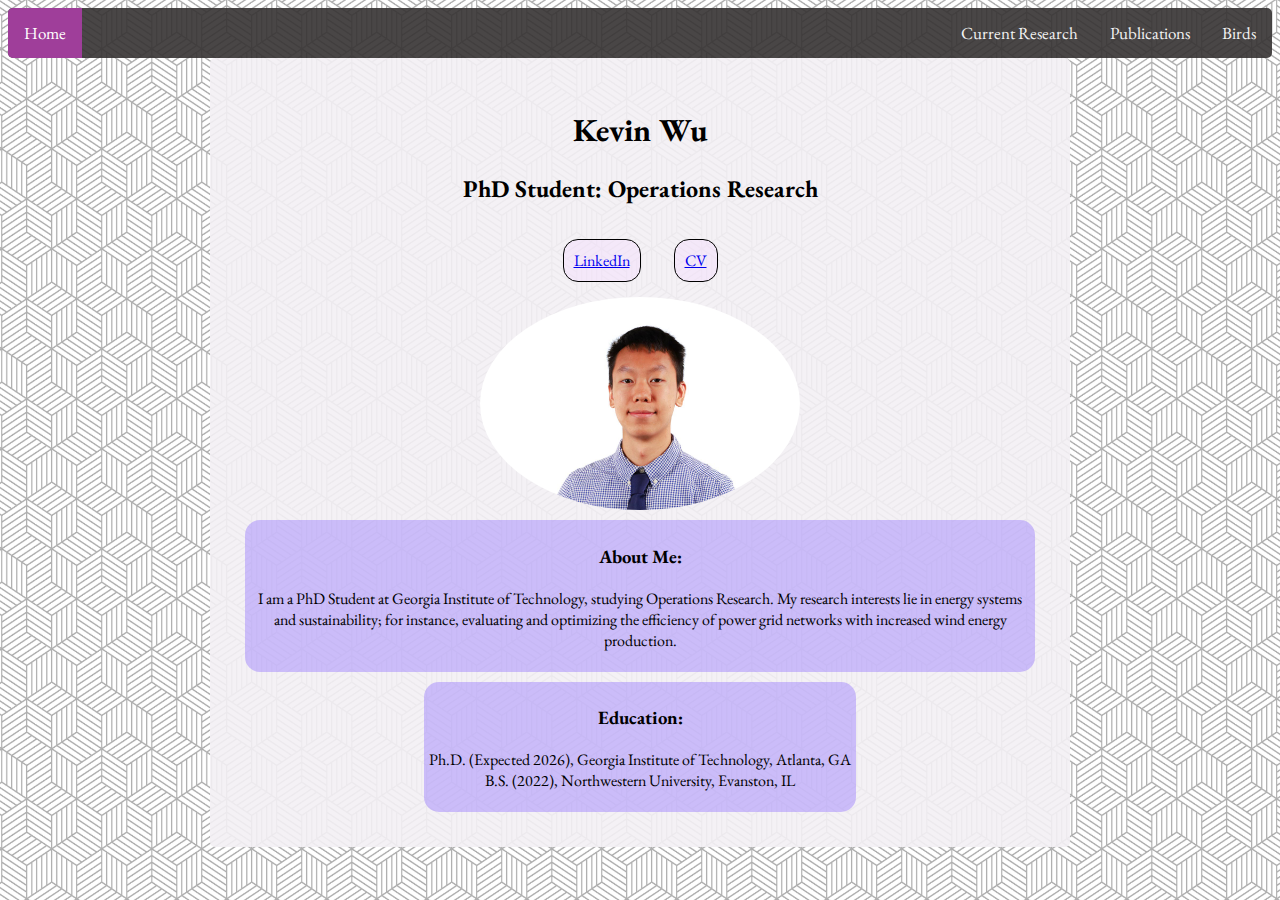
<file: index.html>
<!DOCTYPE html>
<meta charset="utf-8">
<html>
<head>
	<title>Kevin Wu - Landing Page</title>
    <!-- Load some fonts from Google fonts -->
    <link rel="preconnect" href="https://fonts.gstatic.com">
    <link href="https://fonts.googleapis.com/css2?family=EB+Garamond&display=swap" rel="stylesheet">

	<link rel="stylesheet" href="index.css">
    <script src="index.js"></script>
</head>
<body>
    <div class="topnav">
            <a class="active" id="link_home">Home</a>
            <a class="assignment" href="birds/index.html">Birds</a>
            <a class="assignment" href="publications/index.html">Publications</a>
            <a class="assignment" href="research/index.html">Current Research</a>
        </div>
	<div id="main_wrapper">
        <h1>Kevin Wu</h1>
        <h2>PhD Student: Operations Research</h2>
        <div class="planet">
			<a href="https://www.linkedin.com/in/kevinwu2022/">LinkedIn</a>
        </div>
        <div class="planet">
			<a href="KevinWu_Optimization_CV_082222.pdf">CV</a>
        </div>
        
        <div class="biopic">
            <img src="kevin_bio.jpeg">
        </div>
        <div class="aboutme">
            <h3>About Me:</h3>
            <p>
                I am a PhD Student at Georgia Institute of Technology, studying Operations Research. My research interests lie
                in energy systems and sustainability; for instance, evaluating and optimizing the efficiency of power grid networks 
                with increased wind energy production.
            </p>
        </div>
        <div class="aboutme">
            <h3>Education:</h3>
            <p>
                Ph.D. (Expected 2026), Georgia Institute of Technology, Atlanta, GA <br>
                B.S. (2022), Northwestern University, Evanston, IL
            </p>
        </div>
        
    </div>

</body>
</html>
</file>
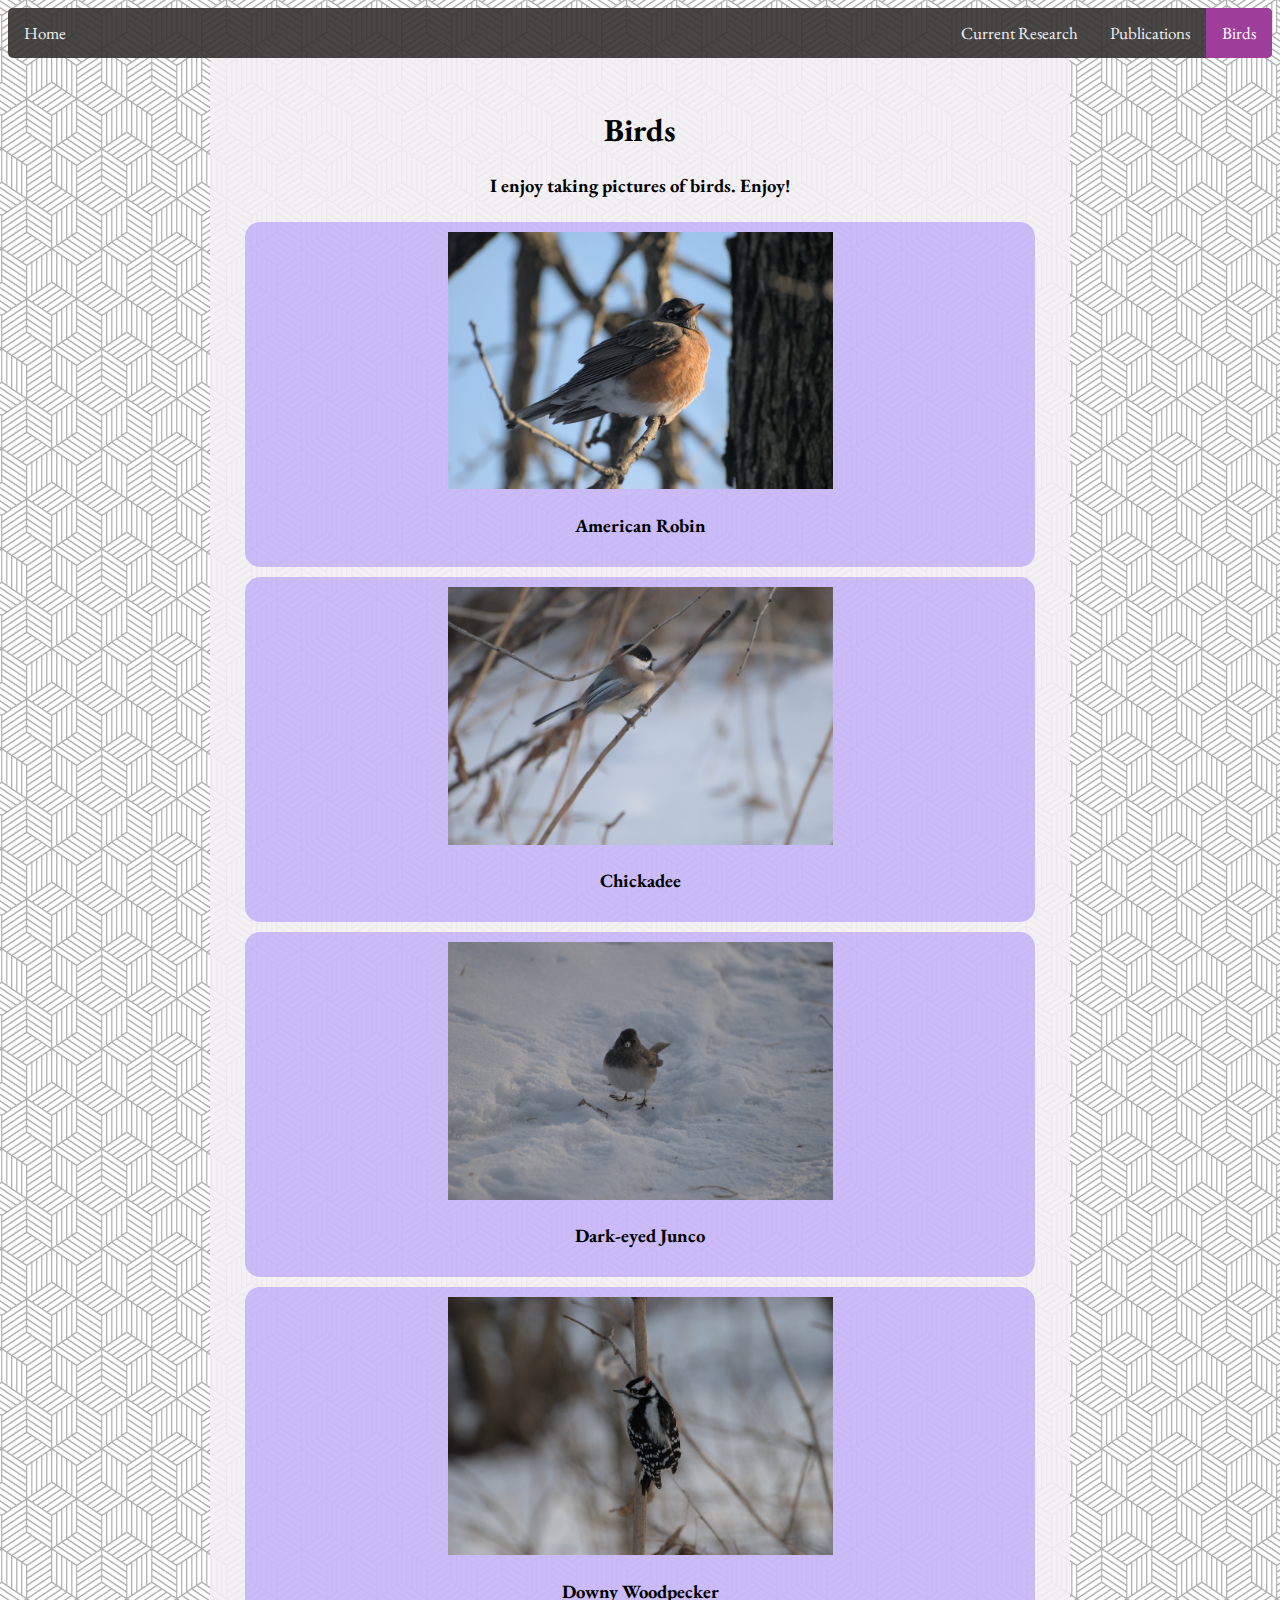
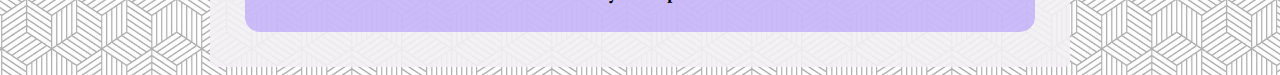
<file: birds/index.html>
<!DOCTYPE html>
<meta charset="utf-8">
<html>
<head>
	<title>Kevin Wu - Landing Page</title>
    <!-- Load some fonts from Google fonts -->
    <link rel="preconnect" href="https://fonts.gstatic.com">
    <link href="https://fonts.googleapis.com/css2?family=EB+Garamond&display=swap" rel="stylesheet">

	<link rel="stylesheet" href="../index.css">
    <script src="../index.js"></script>
</head>
<body>
    <div class="topnav">
            <a id="link_home" href="../index.html">Home</a>
            <a class="active">Birds</a>
            <a class="assignment" href="../publications/index.html">Publications</a>
            <a class="assignment" href="../research/index.html">Current Research</a>
        </div>
	<div id="main_wrapper">
        <h1>Birds</h1>
        <h3>I enjoy taking pictures of birds. Enjoy!</h3>

        <div class="photocard">
            <img src="bird_photos/majestic_robin.jpg">
            <h3>American Robin</h3>
        </div>
        <div class="photocard">
            <img src="bird_photos/chickadee_cute.jpg">
            <h3>Chickadee</h3>
        </div>
        <div class="photocard">
            <img src="bird_photos/darkeyed_junco.jpg">
            <h3>Dark-eyed Junco</h3>
        </div>
        <div class="photocard">
            <img src="bird_photos/woodpecker_side.jpg">
            <h3>Downy Woodpecker</h3>
        </div>


    </div>

    

</body>
</html>
</file>
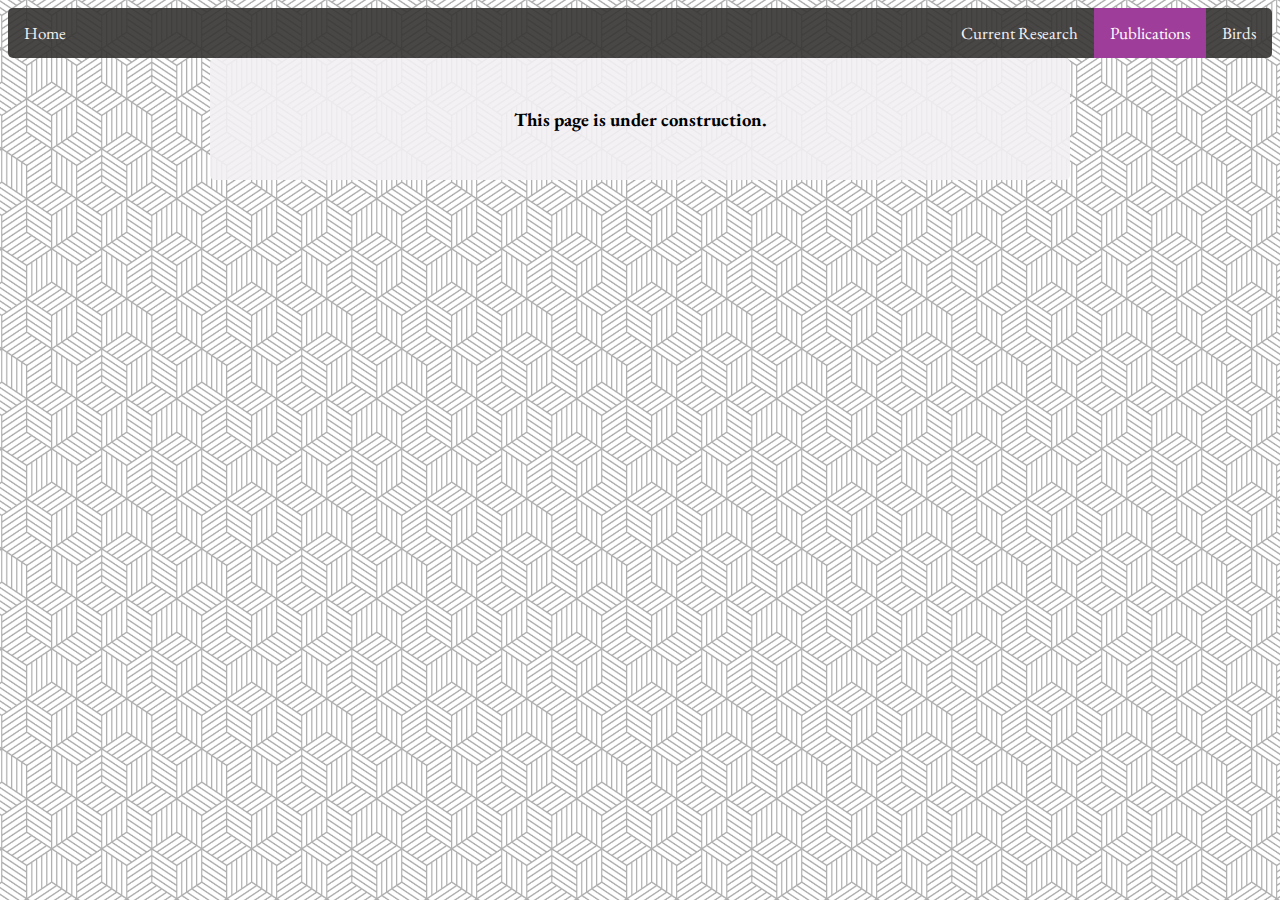
<file: publications/index.html>
<!DOCTYPE html>
<meta charset="utf-8">
<html>
<head>
	<title>Kevin Wu - Landing Page</title>
    <!-- Load some fonts from Google fonts -->
    <link rel="preconnect" href="https://fonts.gstatic.com">
    <link href="https://fonts.googleapis.com/css2?family=EB+Garamond&display=swap" rel="stylesheet">

	<link rel="stylesheet" href="../index.css">
    <script src="../index.js"></script>
</head>
<body>
    <div class="topnav">
            <a id="link_home" href="../index.html">Home</a>
            <a class="assignment" href="../birds/index.html">Birds</a>
            <a class="active">Publications</a>
            <a class="assignment" href="../research/index.html">Current Research</a>
        </div>
	<div id="main_wrapper">
        <h3>This page is under construction.</h3>
    </div>

</body>
</html>
</file>
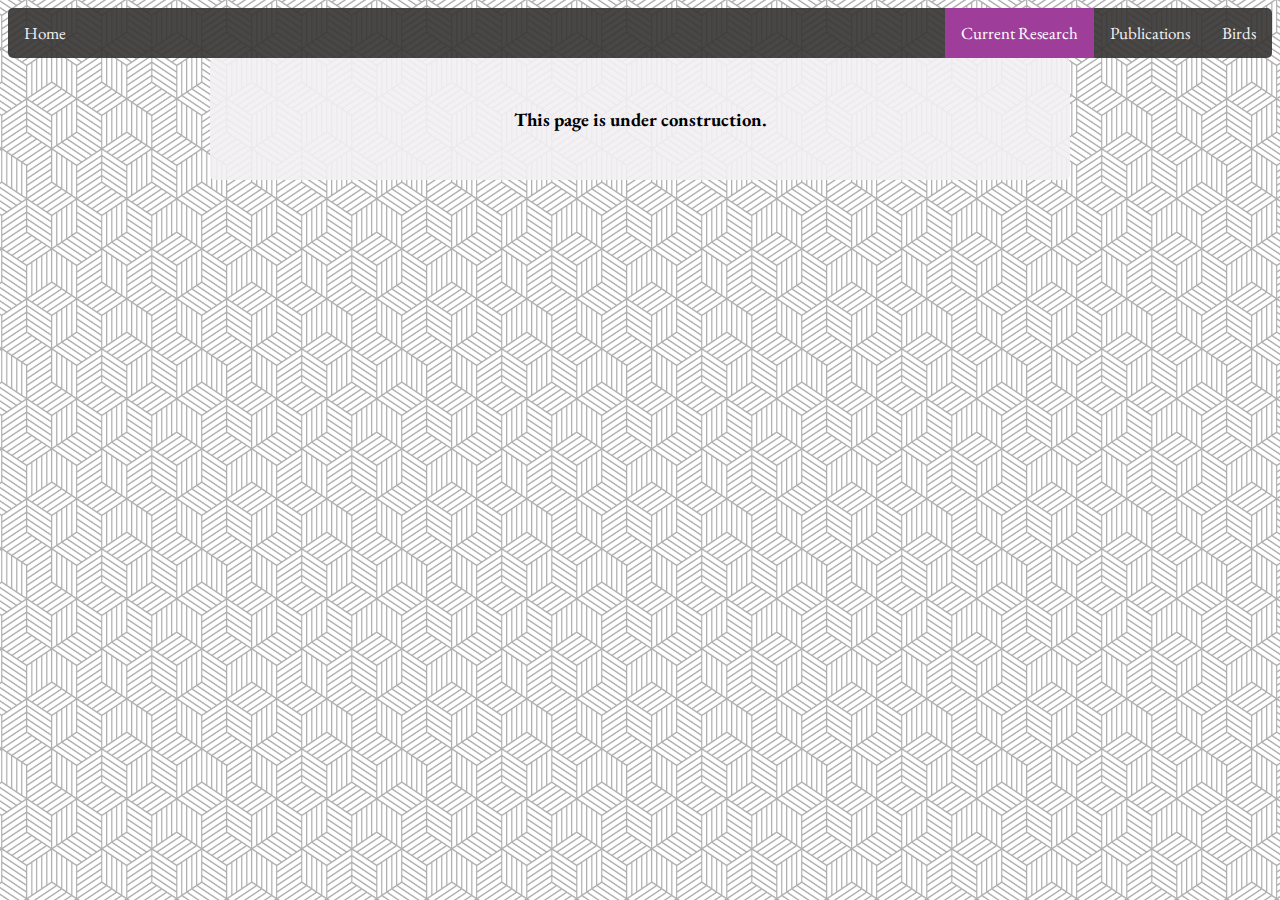
<file: research/index.html>
<!DOCTYPE html>
<meta charset="utf-8">
<html>
<head>
	<title>Kevin Wu - Landing Page</title>
    <!-- Load some fonts from Google fonts -->
    <link rel="preconnect" href="https://fonts.gstatic.com">
    <link href="https://fonts.googleapis.com/css2?family=EB+Garamond&display=swap" rel="stylesheet">

	<link rel="stylesheet" href="../index.css">
    <script src="../index.js"></script>
</head>
<body>
    <div class="topnav">
            <a id="link_home" href="../index.html">Home</a>
            <a class="assignment" href="../birds/index.html">Birds</a>
            <a class="assignment" href="../publications/index.html">Publications</a>
            <a class="active">Current Research</a>
        </div>
	<div id="main_wrapper">
        <h3>This page is under construction.</h3>
    </div>

</body>
</html>
</file>
<file: index.css>
body {
    background-image: url("web_background.jpeg");
    background-size: 200px;
    background-repeat: repeat;
  }

  h1, h2, h3, button, #main_wrapper, .slider, input {
	font-family: 'EB Garamond', serif;
	
}

#main_wrapper {
	padding: 30px;
	/* Make this n more than 500px wide, and center it horizontally */
	margin: 0px auto;
	max-width: 800px;
	box-shadow: 1px 2px 5px hsla(0, 0, 0, .5);


	background-color: rgba(243, 240, 244, 0.9);
	border-radius: 5px;
	
	text-align: center;
}

#main {
	padding: 30px;
	/* Make this n more than 500px wide, and center it horizontally */
	margin: 0px auto;
	max-width: 750px;
	box-shadow: 1px 2px 5px hsla(0, 0, 0, .5);


	background-color: rgba(142, 111, 255, 0.4);
	border-radius: 30px;
	
	text-align: center;
}

.planet a {
    font-family: 'EB Garamond', serif;
}

.planet, .movie {
	display: inline-block;
	padding: 10px;
    background-color: rgba(245, 219, 255, 0.4);
    border-style: solid;
    border-width: 1px;
    border-color: black;
    border-radius: 15px;
	margin: 15px;
}

.photocard {
	display: inline-block;
	padding: 10px;
    background-color: rgba(142, 111, 255, 0.4);
    border-style: none;
    border-width: 3px;
    border-color: black;
    border-radius: 15px;
	margin: 5px;
}

.aboutme {
  display: inline-block;
  padding: 5px;
  background-color: rgba(142, 111, 255, 0.4);
  border-style: none;
  border-width: 3px;
  border-color: black;
  border-radius: 15px;
  margin: 5px;
}

.photocard img {
    width: 50%;
    height: 50%;
  }

.biopic img {
  width: 40%;
  height: 40%;
  border-radius: 50%;
}

/* Add a black background color to the top navigation */
.topnav {
    background-color: rgba(53, 50, 50,0.9);
    overflow: hidden;
    border-radius: 5px;
  }
  
  /* Style the links inside the navigation bar */
  .topnav a {
    float: right;
    color: #f2f2f2;
    text-align: center;
    padding: 14px 16px;
    text-decoration: none;
    font-family: 'EB Garamond', serif;
    font-size: 17px;
  }

  .topnav #link_home {
      float:left;
  }
  
  /* Change the color of links on hover */
  .topnav a:hover {
    background-color: #ddd;
    color: black;
  }
  
  /* Add a color to the active/current link */
  .topnav a.active {
    background-color: rgb(159, 62, 154);
    color: white;
  }

  .drawing_tools button, input{
    border-style: solid;
    border-width: 1px;
    border-color: black;
    background-color: rgba(142, 111, 255, 0.4);
  }

.controls{
  flex: 1
}
.slider{
  display: inline-block;
  margin: 20px;
}

.movie header {
  font-size: 28px;
  font-weight: bold;
}
</file>
